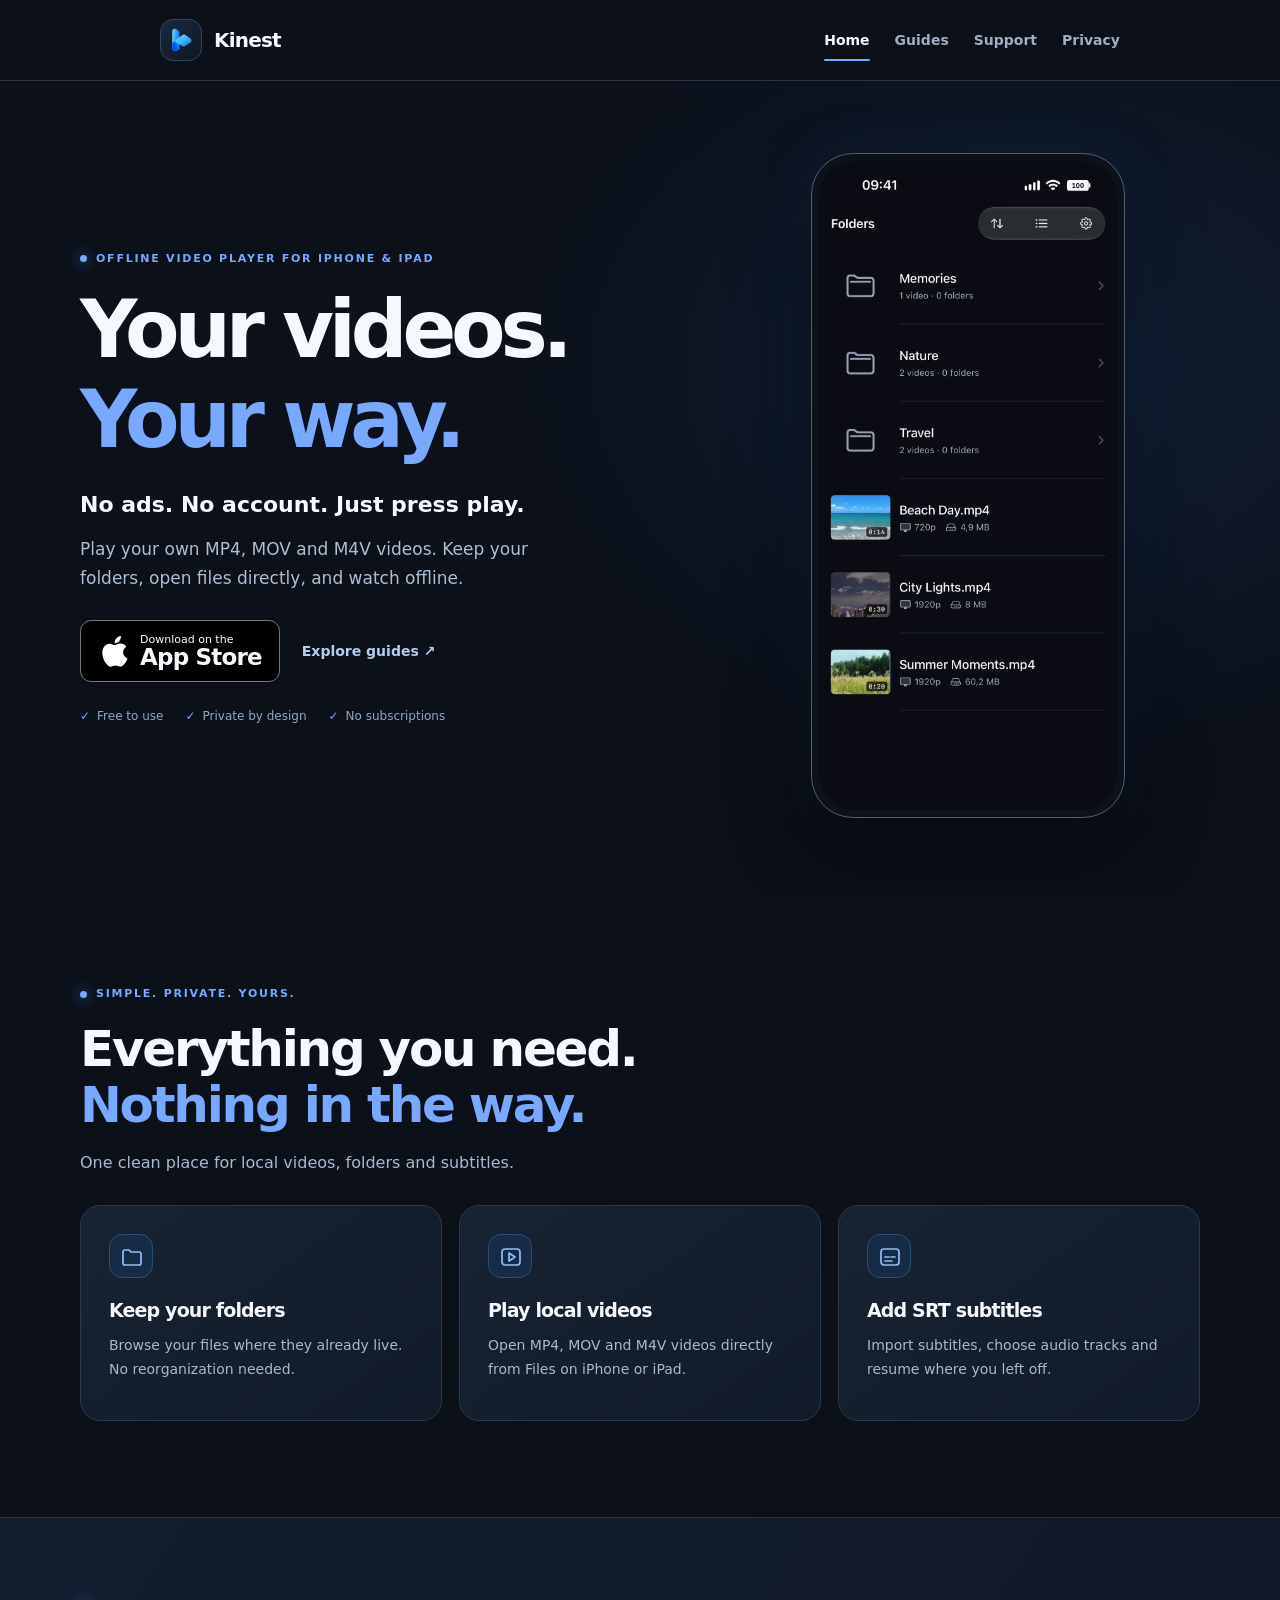
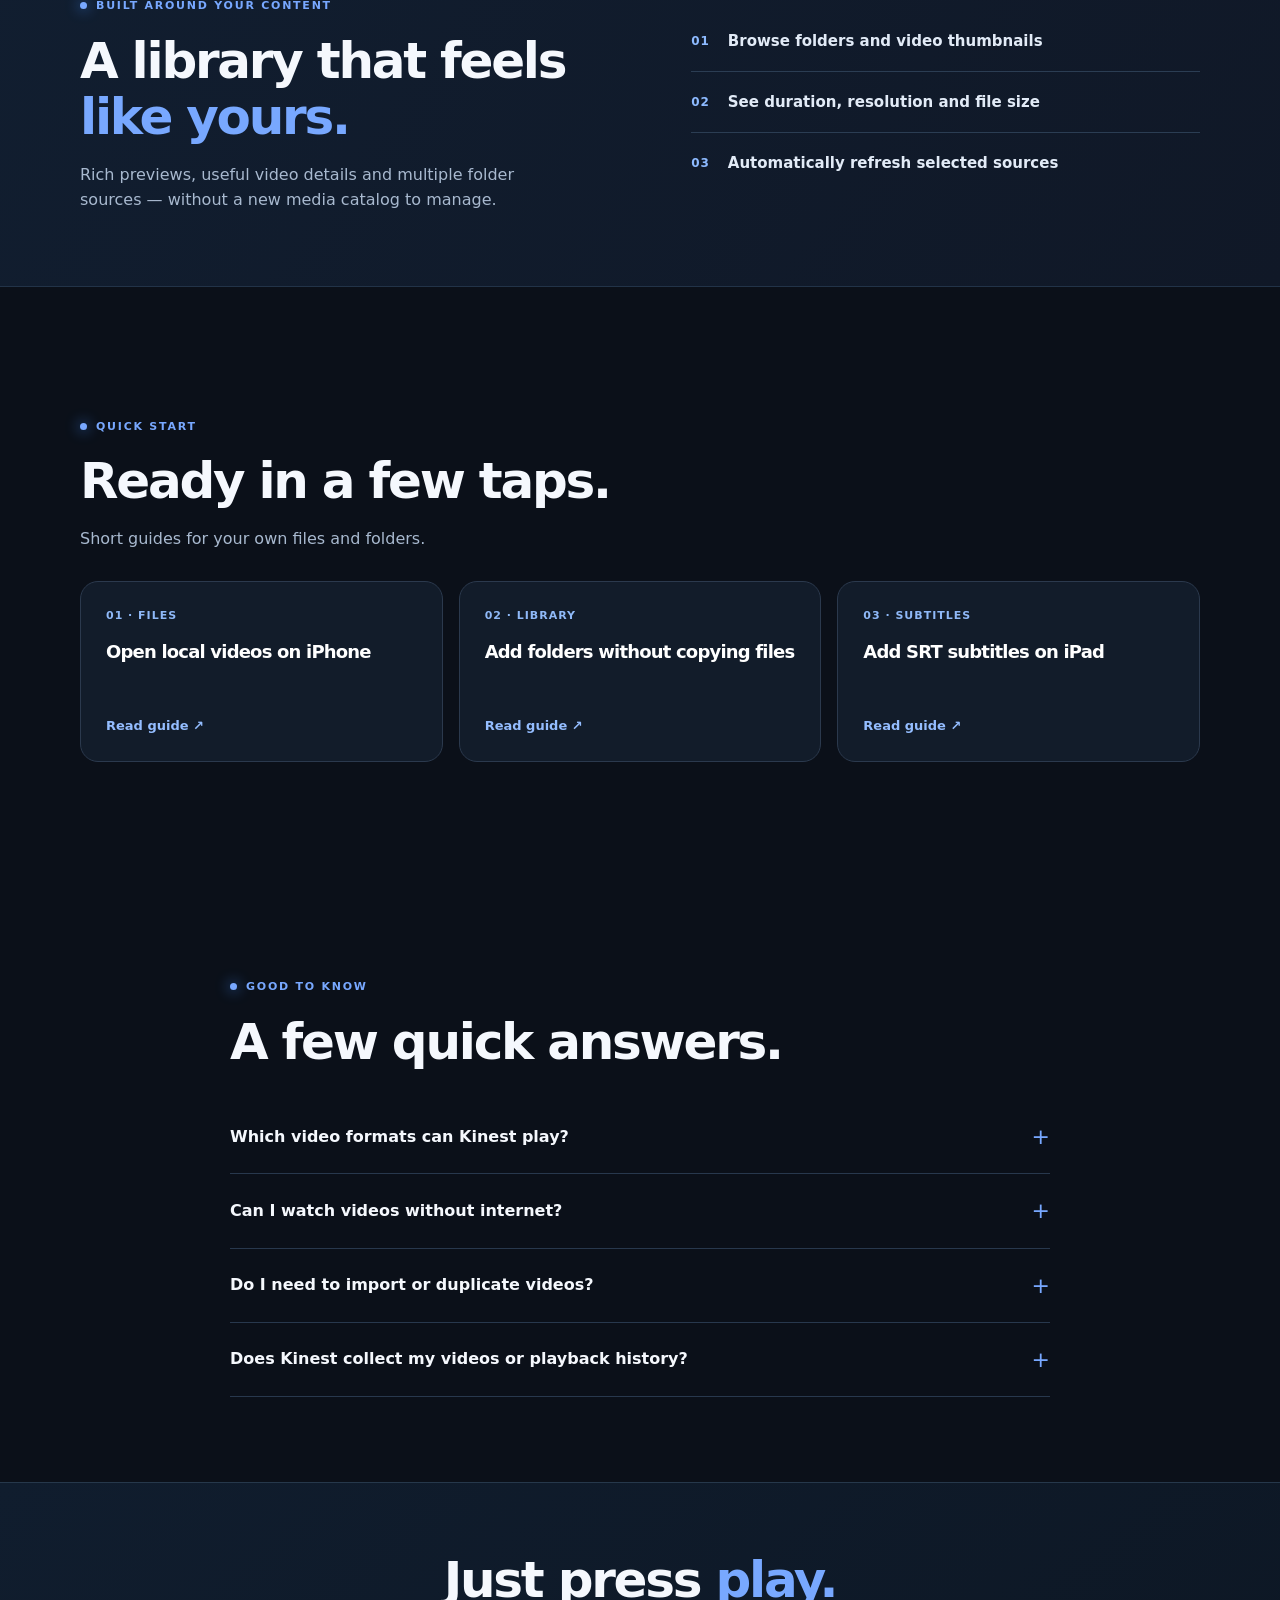
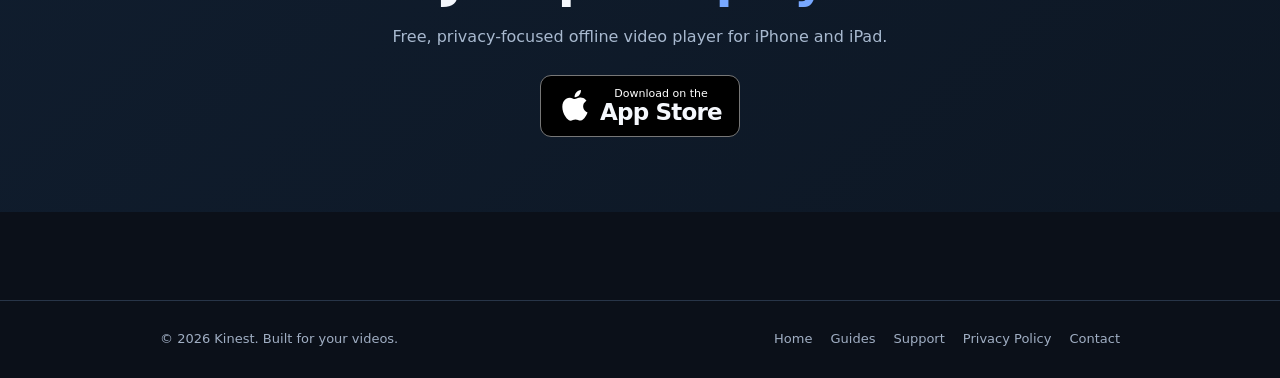
<file: index.html>
<!doctype html>
<html lang="en"><head><meta charset="utf-8"/><meta content="width=device-width,initial-scale=1" name="viewport"/><meta content="#0b1019" name="theme-color"/><meta content="Kinest is a free, privacy-focused offline video player for iPhone and iPad. Play local MP4, MOV and M4V files, keep your folders and add SRT subtitles. No ads. No account." name="description"/><meta content="Kinest — Your videos. Your way." property="og:title"/><meta content="Your local videos. Your folders. A beautiful, distraction-free iPhone and iPad player." property="og:description"/><meta content="website" property="og:type"/><link href="https://emmre.github.io/kinest-support/" rel="canonical"/><title>Kinest — Free Offline Video Player for iPhone &amp; iPad</title><link rel="stylesheet" href="style.css"><meta property="og:url" content="https://emmre.github.io/kinest-support/"><meta property="og:image" content="https://emmre.github.io/kinest-support/assets/kinest-library.webp"><meta property="og:image:alt" content="Kinest iOS library with folders and video previews"><meta name="twitter:card" content="summary_large_image"><meta name="twitter:title" content="Kinest — Free Offline Video Player"><meta name="twitter:description" content="No ads. No account. Just your videos."><meta name="twitter:image" content="https://emmre.github.io/kinest-support/assets/kinest-library.webp"><script type="application/ld+json">{"@context":"https://schema.org","@type":"SoftwareApplication","name":"Kinest - Video Player","url":"https://emmre.github.io/kinest-support/","applicationCategory":"MultimediaApplication","operatingSystem":"iOS, iPadOS","description":"Free, privacy-focused video player for iPhone and iPad. Play local MP4, MOV and M4V files, browse folders and import external SRT subtitles.","image":"https://emmre.github.io/kinest-support/assets/kinest-library.webp","downloadUrl":"https://apps.apple.com/app/id6828201465","offers":{"@type":"Offer","price":"0","priceCurrency":"USD"}}</script><script type="application/ld+json">{"@context":"https://schema.org","@type":"FAQPage","mainEntity":[{"@type":"Question","name":"Which video formats can Kinest play?","acceptedAnswer":{"@type":"Answer","text":"Kinest plays compatible MP4, MOV and M4V videos, subject to codecs supported by iOS."}},{"@type":"Question","name":"Can I watch videos without internet?","acceptedAnswer":{"@type":"Answer","text":"Locally available videos can be played offline. Cloud-based files may need an internet connection for access or download."}},{"@type":"Question","name":"Do I need to import or duplicate videos?","acceptedAnswer":{"@type":"Answer","text":"No. Kinest can open individual videos directly and browse user-selected files and folders as library sources."}}]}</script></head><body class="landing">
<header class="site-header">
    <div class="container header-inner">
      <a class="brand" href="./" aria-label="Kinest home">
        <span class="brand-icon">
          <img src="kinest-logo.svg" alt="" width="34" height="34">
        </span>
        <span>Kinest</span>
      </a>

      <nav class="site-nav" aria-label="Main navigation">
        <a href="./" aria-current="page">Home</a>
        <a href="guides.html">Guides</a>
        <a href="support.html">Support</a>
        <a href="privacy.html">Privacy</a>
      </nav>
    </div>
  </header>
<main id="top">
  <div class="hero-wrap">
    <section class="container hero" aria-labelledby="hero-title">
      <div class="hero-copy">
        <p class="eyebrow">OFFLINE VIDEO PLAYER FOR IPHONE &amp; IPAD</p>
        <h1 id="hero-title">Your videos.<br><span class="accent">Your way.</span></h1>
        <p class="hero-promise">No ads. No account. Just press play.</p>
        <p class="description">Play your own MP4, MOV and M4V videos. Keep your folders, open files directly, and watch offline.</p>
        <div class="cta-row"><a aria-label="Download Kinest on the App Store" class="appstore-badge" href="https://apps.apple.com/app/id6828201465" rel="noopener noreferrer" target="_blank"><svg aria-hidden="true" viewbox="0 0 32 39"><path d="M26.2 20.6c-.1-4.3 3.5-6.4 3.7-6.5-2-2.9-5.2-3.3-6.3-3.4-2.7-.3-5.2 1.6-6.6 1.6s-3.4-1.5-5.6-1.5c-2.9.1-5.5 1.7-7 4.2-3 5.2-.8 12.9 2.2 17.1 1.5 2.1 3.2 4.4 5.5 4.3 2.2-.1 3-1.4 5.6-1.4s3.3 1.4 5.6 1.3c2.3 0 3.8-2.1 5.3-4.2 1.7-2.4 2.4-4.8 2.4-4.9-.1-.1-4.7-1.8-4.8-6.6ZM21.9 7.9c1.2-1.5 2-3.6 1.8-5.7-1.8.1-4 1.2-5.2 2.7-1.1 1.3-2.1 3.4-1.8 5.5 2 .2 4-1 5.2-2.5Z"></path></svg><span class="appstore-label"><small>Download on the</small><strong>App Store</strong></span></a><a class="guide-cta" href="guides.html">Explore guides <span aria-hidden="true">↗</span></a></div>
        <div class="hero-trust" aria-label="Kinest benefits">
          <span>Free to use</span><span>Private by design</span><span>No subscriptions</span>
        </div>
      </div>
      <div class="hero-art">
        <div class="screenshot-shell">
          <img src="assets/kinest-library-clean.svg" alt="Real Kinest iPhone video library showing folders, video thumbnails, resolution and file sizes" width="941" height="2048" fetchpriority="high" decoding="async">
        </div>
      </div>
    </section>
  </div>

  <section class="container essentials" id="features" aria-labelledby="features-title">
    <div class="section-head">
      <p class="eyebrow">SIMPLE. PRIVATE. YOURS.</p>
      <h2 id="features-title">Everything you need.<br><span class="accent">Nothing in the way.</span></h2>
      <p>One clean place for local videos, folders and subtitles.</p>
    </div>
    <div class="essentials-grid">
      <article class="essential">
        <span class="essential-icon" aria-hidden="true"><svg viewBox="0 0 24 24" fill="none" stroke="currentColor" stroke-width="1.7" stroke-linecap="round" stroke-linejoin="round"><path d="M3 7a2 2 0 0 1 2-2h4l2 2h8a2 2 0 0 1 2 2v9a2 2 0 0 1-2 2H5a2 2 0 0 1-2-2z"/></svg></span>
        <h3>Keep your folders</h3>
        <p>Browse your files where they already live. No reorganization needed.</p>
      </article>
      <article class="essential">
        <span class="essential-icon" aria-hidden="true"><svg viewBox="0 0 24 24" fill="none" stroke="currentColor" stroke-width="1.7" stroke-linecap="round" stroke-linejoin="round"><rect x="3" y="4" width="18" height="16" rx="3"/><path d="m10 8 6 4-6 4z"/></svg></span>
        <h3>Play local videos</h3>
        <p>Open MP4, MOV and M4V videos directly from Files on iPhone or iPad.</p>
      </article>
      <article class="essential">
        <span class="essential-icon" aria-hidden="true"><svg viewBox="0 0 24 24" fill="none" stroke="currentColor" stroke-width="1.7" stroke-linecap="round" stroke-linejoin="round"><rect x="3" y="4" width="18" height="16" rx="3"/><path d="M7 12h4m2 0h4M7 16h7"/></svg></span>
        <h3>Add SRT subtitles</h3>
        <p>Import subtitles, choose audio tracks and resume where you left off.</p>
      </article>
    </div>
  </section>

  <section class="story-band" aria-labelledby="story-title">
    <div class="container story">
      <div>
        <p class="eyebrow">BUILT AROUND YOUR CONTENT</p>
        <h2 id="story-title">A library that feels<br><span class="accent">like yours.</span></h2>
        <p>Rich previews, useful video details and multiple folder sources — without a new media catalog to manage.</p>
      </div>
      <div class="story-benefits" aria-label="Library features">
        <div><span class="story-mark" aria-hidden="true">01</span><span>Browse folders and video thumbnails</span></div>
        <div><span class="story-mark" aria-hidden="true">02</span><span>See duration, resolution and file size</span></div>
        <div><span class="story-mark" aria-hidden="true">03</span><span>Automatically refresh selected sources</span></div>
      </div>
    </div>
  </section>

  <section class="container section guides-section" id="guides" aria-labelledby="guides-heading">
    <div class="section-head">
      <p class="eyebrow">QUICK START</p>
      <h2 id="guides-heading">Ready in a few taps.</h2>
      <p>Short guides for your own files and folders.</p>
    </div>
    <div class="guides-grid">
      <a class="guide" href="guides.html#open-video"><span class="number">01 · FILES</span><h3>Open local videos on iPhone</h3><span class="read">Read guide <span aria-hidden="true">↗</span></span></a>
      <a class="guide" href="guides.html#add-folders"><span class="number">02 · LIBRARY</span><h3>Add folders without copying files</h3><span class="read">Read guide <span aria-hidden="true">↗</span></span></a>
      <a class="guide" href="guides.html#srt-subtitles"><span class="number">03 · SUBTITLES</span><h3>Add SRT subtitles on iPad</h3><span class="read">Read guide <span aria-hidden="true">↗</span></span></a>
    </div>
  </section>

  <section class="container faq section" id="faq" aria-labelledby="faq-title">
    <div class="section-head">
      <p class="eyebrow">GOOD TO KNOW</p><h2 id="faq-title">A few quick answers.</h2>
    </div>
    <details><summary>Which video formats can Kinest play?</summary><p>Kinest supports compatible MP4, MOV and M4V video files. Playback depends on codecs supported by your iPhone or iPad.</p></details>
    <details><summary>Can I watch videos without internet?</summary><p>Yes. Locally available videos can be played offline. Files from iCloud Drive or other cloud providers may require a connection to download or access.</p></details>
    <details><summary>Do I need to import or duplicate videos?</summary><p>No. You can open individual files directly, or add files and folders as Library sources using the native Files picker.</p></details>
    <details><summary>Does Kinest collect my videos or playback history?</summary><p>Kinest requires no account, and does not upload your videos or playback history to a Kinest server. See the Privacy Policy for details.</p></details>
  </section>
  <div class="closing-band">
    <section class="container closing">
      <h2>Just press <span class="accent">play.</span></h2>
      <p>Free, privacy-focused offline video player for iPhone and iPad.</p>
      <a aria-label="Download Kinest on the App Store" class="appstore-badge" href="https://apps.apple.com/app/id6828201465" rel="noopener noreferrer" target="_blank"><svg aria-hidden="true" viewbox="0 0 32 39"><path d="M26.2 20.6c-.1-4.3 3.5-6.4 3.7-6.5-2-2.9-5.2-3.3-6.3-3.4-2.7-.3-5.2 1.6-6.6 1.6s-3.4-1.5-5.6-1.5c-2.9.1-5.5 1.7-7 4.2-3 5.2-.8 12.9 2.2 17.1 1.5 2.1 3.2 4.4 5.5 4.3 2.2-.1 3-1.4 5.6-1.4s3.3 1.4 5.6 1.3c2.3 0 3.8-2.1 5.3-4.2 1.7-2.4 2.4-4.8 2.4-4.9-.1-.1-4.7-1.8-4.8-6.6ZM21.9 7.9c1.2-1.5 2-3.6 1.8-5.7-1.8.1-4 1.2-5.2 2.7-1.1 1.3-2.1 3.4-1.8 5.5 2 .2 4-1 5.2-2.5Z"></path></svg><span class="appstore-label"><small>Download on the</small><strong>App Store</strong></span></a>
    </section>
  </div>
</main>
<footer class="site-footer"><div class="container footer-inner"><span>© 2026 Kinest. Built for your videos.</span><nav class="footer-links" aria-label="Footer navigation"><a href="./">Home</a><a href="guides.html">Guides</a><a href="support.html">Support</a><a href="privacy.html">Privacy Policy</a><a href="mailto:emreesrc@gmail.com">Contact</a></nav></div></footer></body></html>
</file>
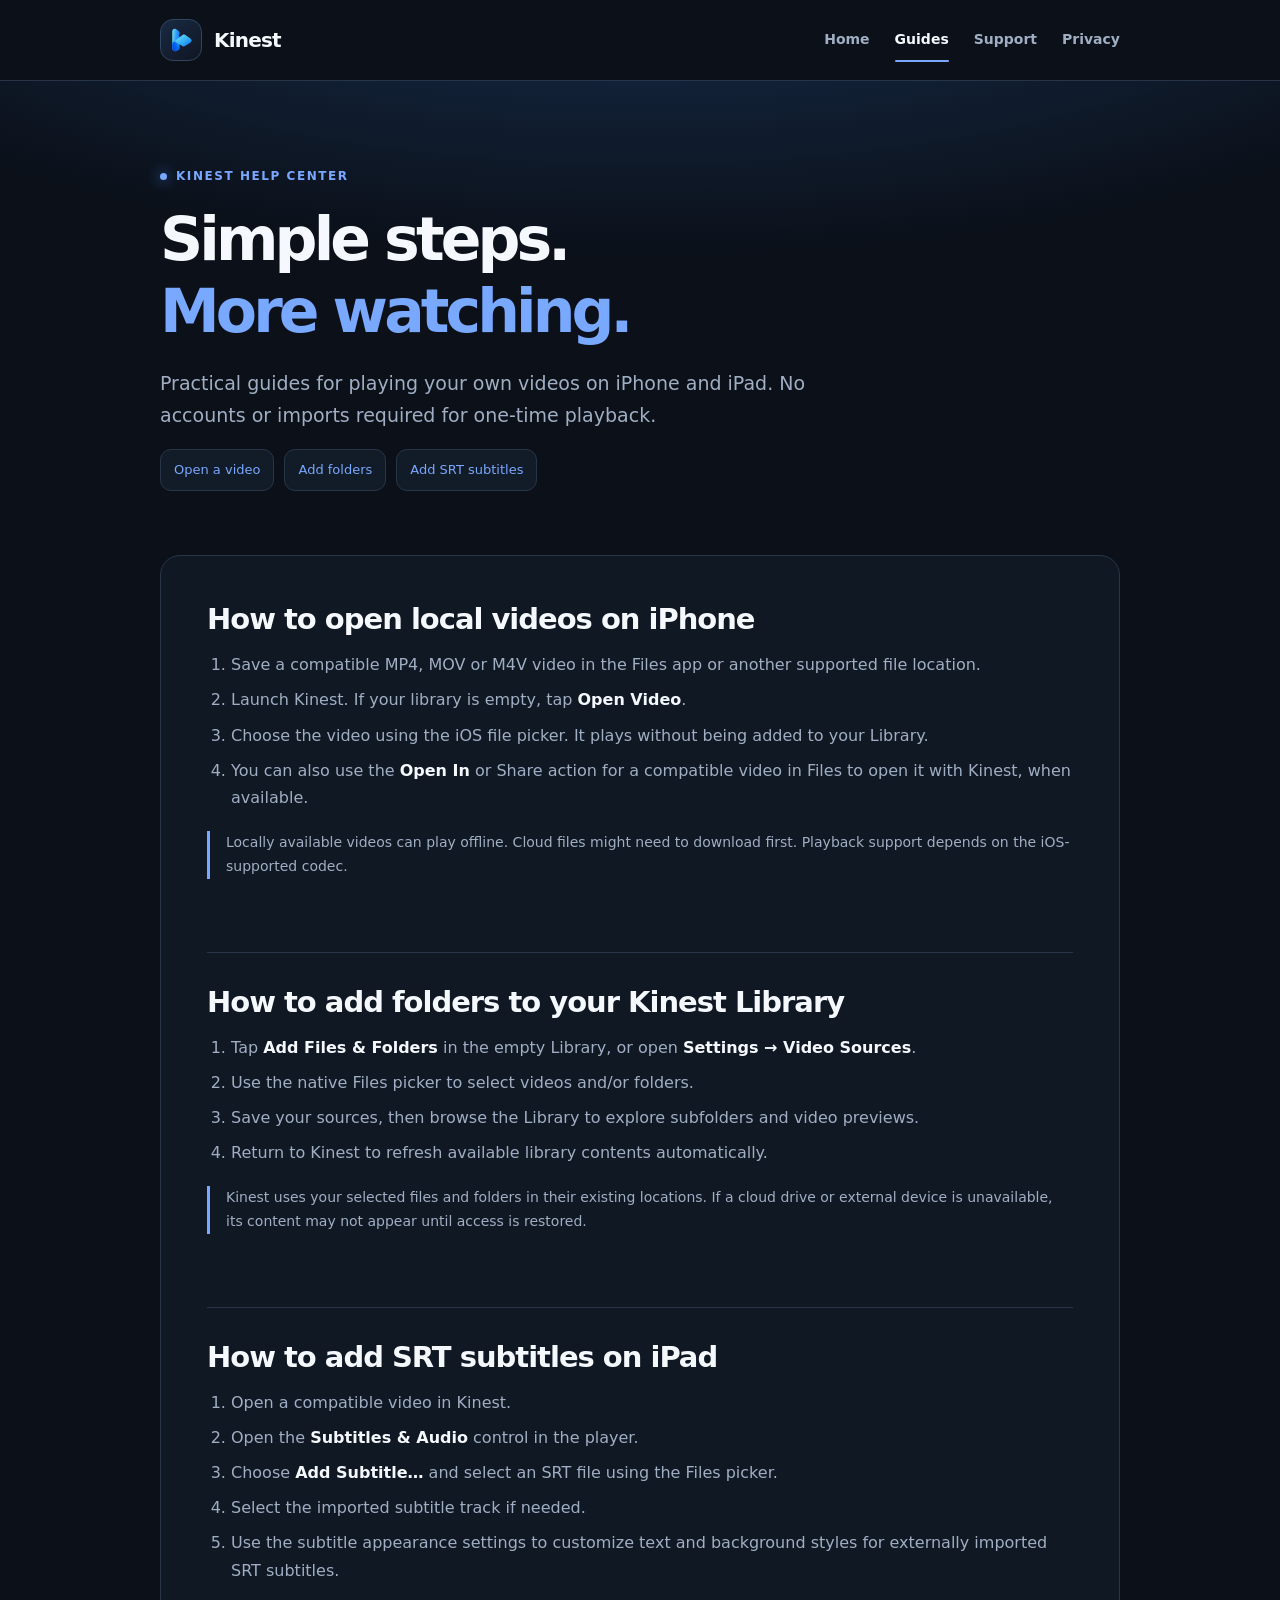
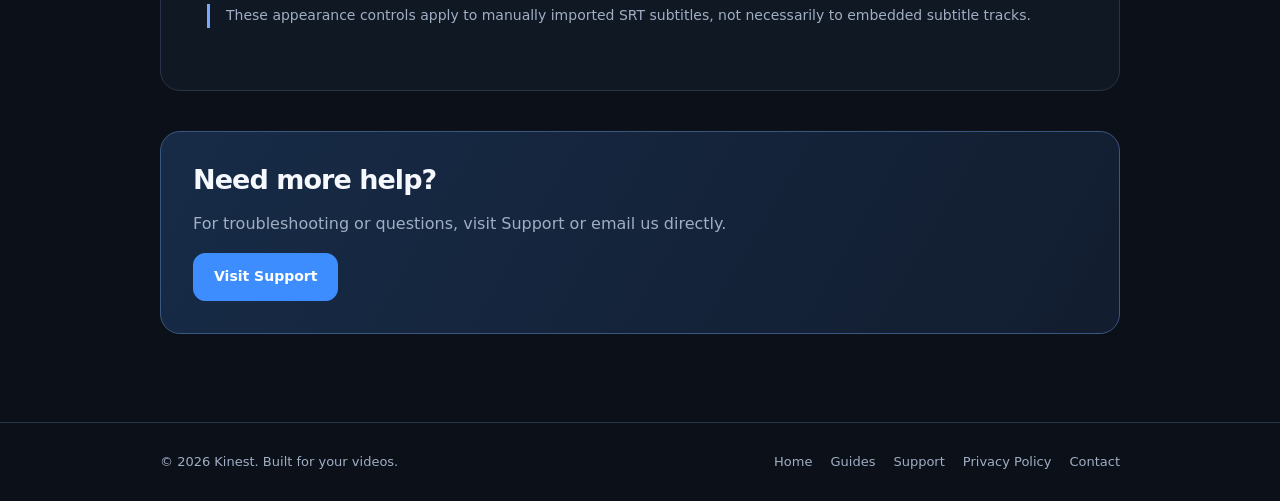
<file: guides.html>
<!doctype html>
<html lang="en">
<head>
  <meta charset="utf-8">
  <meta name="viewport" content="width=device-width, initial-scale=1">
  <meta name="theme-color" content="#0b1019">
  <meta name="description" content="Kinest video player guides: open local iPhone videos, add folders to your library, and import SRT subtitles on iPad.">
  <link rel="canonical" href="https://emmre.github.io/kinest-support/guides.html">
  <meta property="og:title" content="Kinest Guides — Videos, Folders & Subtitles">
  <meta property="og:description" content="Simple instructions to get started with Kinest on iPhone and iPad.">
  <meta property="og:type" content="website">
  <meta property="og:image" content="https://emmre.github.io/kinest-support/assets/kinest-library.webp">
  <meta name="twitter:card" content="summary_large_image">
  <meta name="twitter:title" content="Kinest Guides — Open Videos & Add SRT Subtitles">
  <meta name="twitter:description" content="Learn to open local videos, add folders, and use external SRT subtitles in Kinest on iPhone and iPad.">
  <meta property="og:url" content="https://emmre.github.io/kinest-support/guides.html">
  <title>Kinest Guides — Open Videos, Add Folders & SRT Subtitles</title>
  <link rel="stylesheet" href="style.css">
</head>
<body>
  <header class="site-header">
    <div class="container header-inner">
      <a class="brand" href="./" aria-label="Kinest home">
        <span class="brand-icon">
          <img src="kinest-logo.svg" alt="" width="34" height="34">
        </span>
        <span>Kinest</span>
      </a>

      <nav class="site-nav" aria-label="Main navigation">
        <a href="./">Home</a>
        <a href="guides.html" aria-current="page">Guides</a>
        <a href="support.html">Support</a>
        <a href="privacy.html">Privacy</a>
      </nav>
    </div>
  </header>
  <main class="container">
    <section class="hero document-hero guide-intro">
      <p class="eyebrow">Kinest Help Center</p>
      <h1>Simple steps.<br><span class="accent">More watching.</span></h1>
      <p class="lead">Practical guides for playing your own videos on iPhone and iPad. No accounts or imports required for one-time playback.</p>
      <div class="guide-links">
        <a href="#open-video">Open a video</a>
        <a href="#add-folders">Add folders</a>
        <a href="#srt-subtitles">Add SRT subtitles</a>
      </div>
    </section>
    <div class="document guide-grid">
      <section class="guide-item" id="open-video">
        <h2>How to open local videos on iPhone</h2>
        <ol>
          <li>Save a compatible MP4, MOV or M4V video in the Files app or another supported file location.</li>
          <li>Launch Kinest. If your library is empty, tap <strong>Open Video</strong>.</li>
          <li>Choose the video using the iOS file picker. It plays without being added to your Library.</li>
          <li>You can also use the <strong>Open In</strong> or Share action for a compatible video in Files to open it with Kinest, when available.</li>
        </ol>
        <p class="guide-note">Locally available videos can play offline. Cloud files might need to download first. Playback support depends on the iOS-supported codec.</p>
      </section>
      <section class="guide-item" id="add-folders">
        <h2>How to add folders to your Kinest Library</h2>
        <ol>
          <li>Tap <strong>Add Files &amp; Folders</strong> in the empty Library, or open <strong>Settings → Video Sources</strong>.</li>
          <li>Use the native Files picker to select videos and/or folders.</li>
          <li>Save your sources, then browse the Library to explore subfolders and video previews.</li>
          <li>Return to Kinest to refresh available library contents automatically.</li>
        </ol>
        <p class="guide-note">Kinest uses your selected files and folders in their existing locations. If a cloud drive or external device is unavailable, its content may not appear until access is restored.</p>
      </section>
      <section class="guide-item" id="srt-subtitles">
        <h2>How to add SRT subtitles on iPad</h2>
        <ol>
          <li>Open a compatible video in Kinest.</li>
          <li>Open the <strong>Subtitles &amp; Audio</strong> control in the player.</li>
          <li>Choose <strong>Add Subtitle…</strong> and select an SRT file using the Files picker.</li>
          <li>Select the imported subtitle track if needed.</li>
          <li>Use the subtitle appearance settings to customize text and background styles for externally imported SRT subtitles.</li>
        </ol>
        <p class="guide-note">These appearance controls apply to manually imported SRT subtitles, not necessarily to embedded subtitle tracks.</p>
      </section>
    </div>
    <section class="section contact-card">
      <h2>Need more help?</h2>
      <p>For troubleshooting or questions, visit Support or email us directly.</p>
      <a href="support.html" class="btn btn-primary">Visit Support</a>
    </section>
  </main>
  <footer class="site-footer"><div class="container footer-inner"><span>© 2026 Kinest. Built for your videos.</span><nav class="footer-links" aria-label="Footer navigation"><a href="./">Home</a><a href="guides.html">Guides</a><a href="support.html">Support</a><a href="privacy.html">Privacy Policy</a><a href="mailto:emreesrc@gmail.com">Contact</a></nav></div></footer>
</body>
</html>
</file>
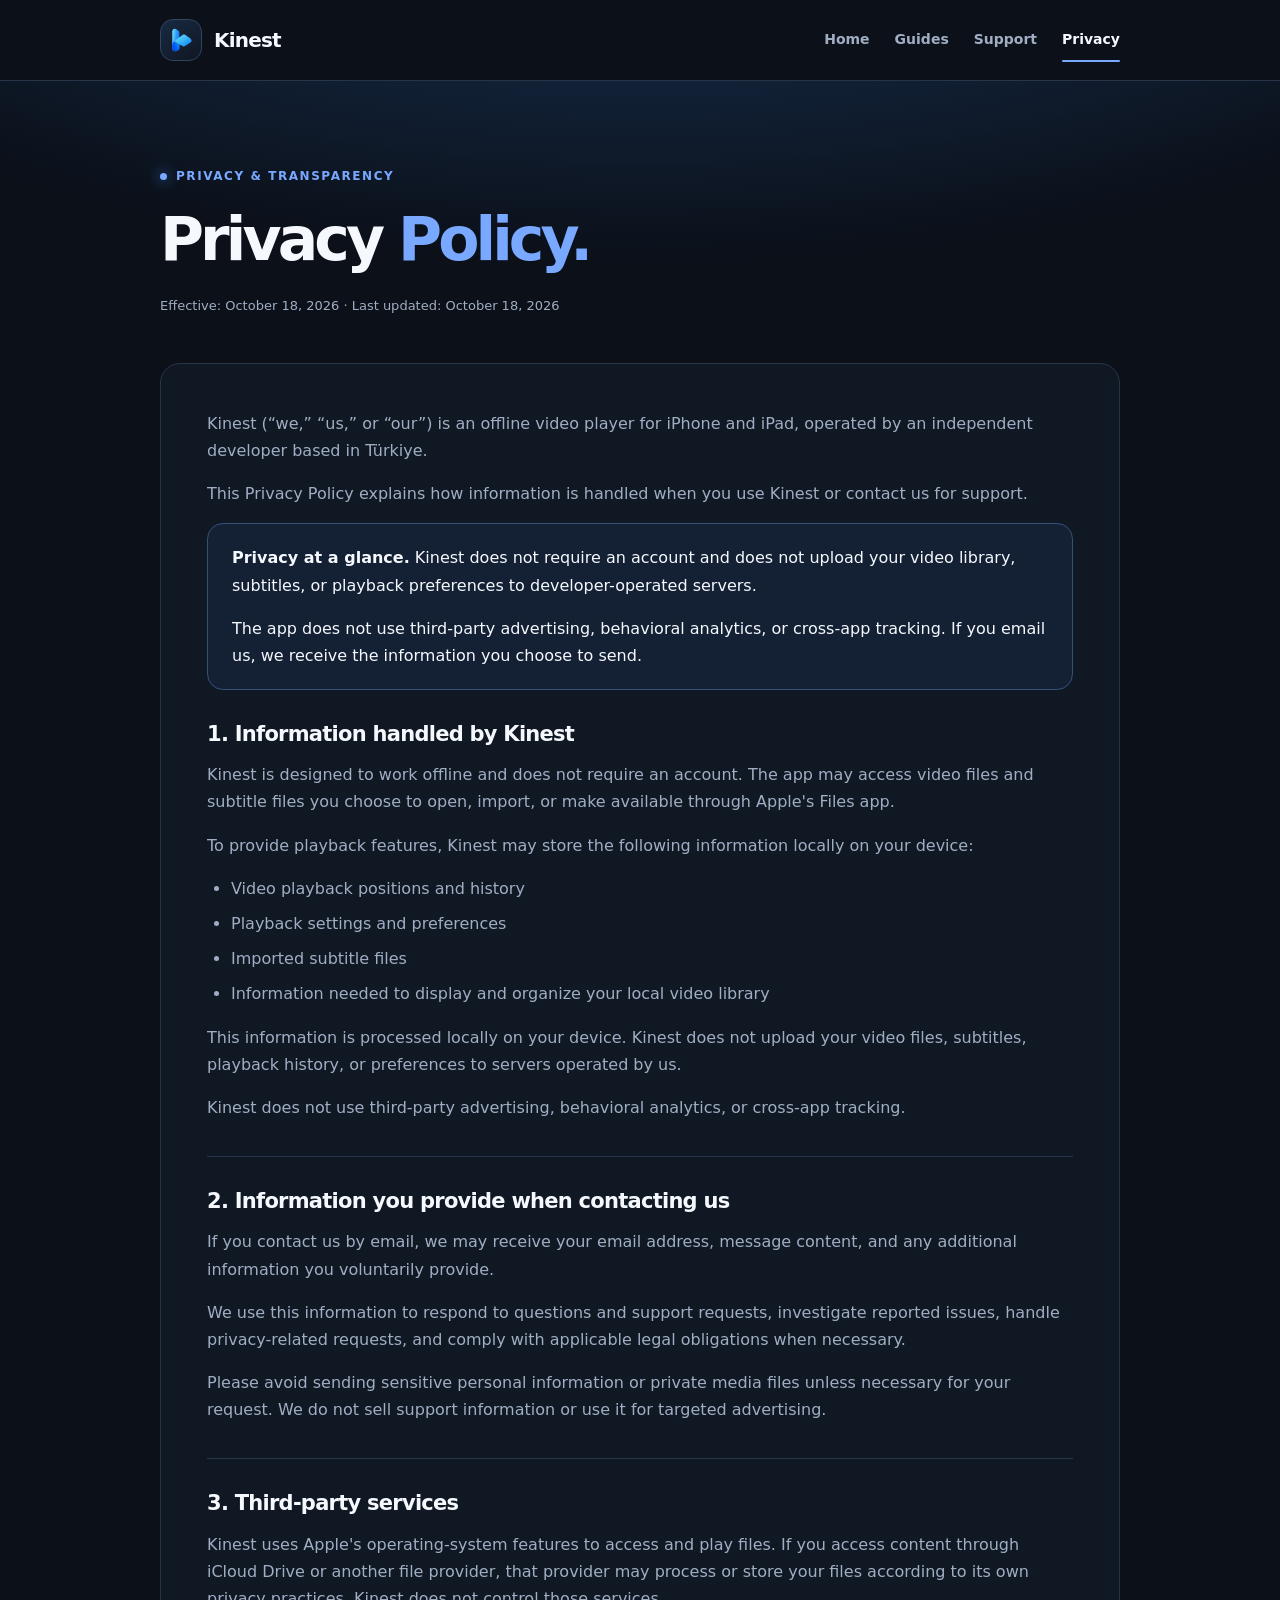
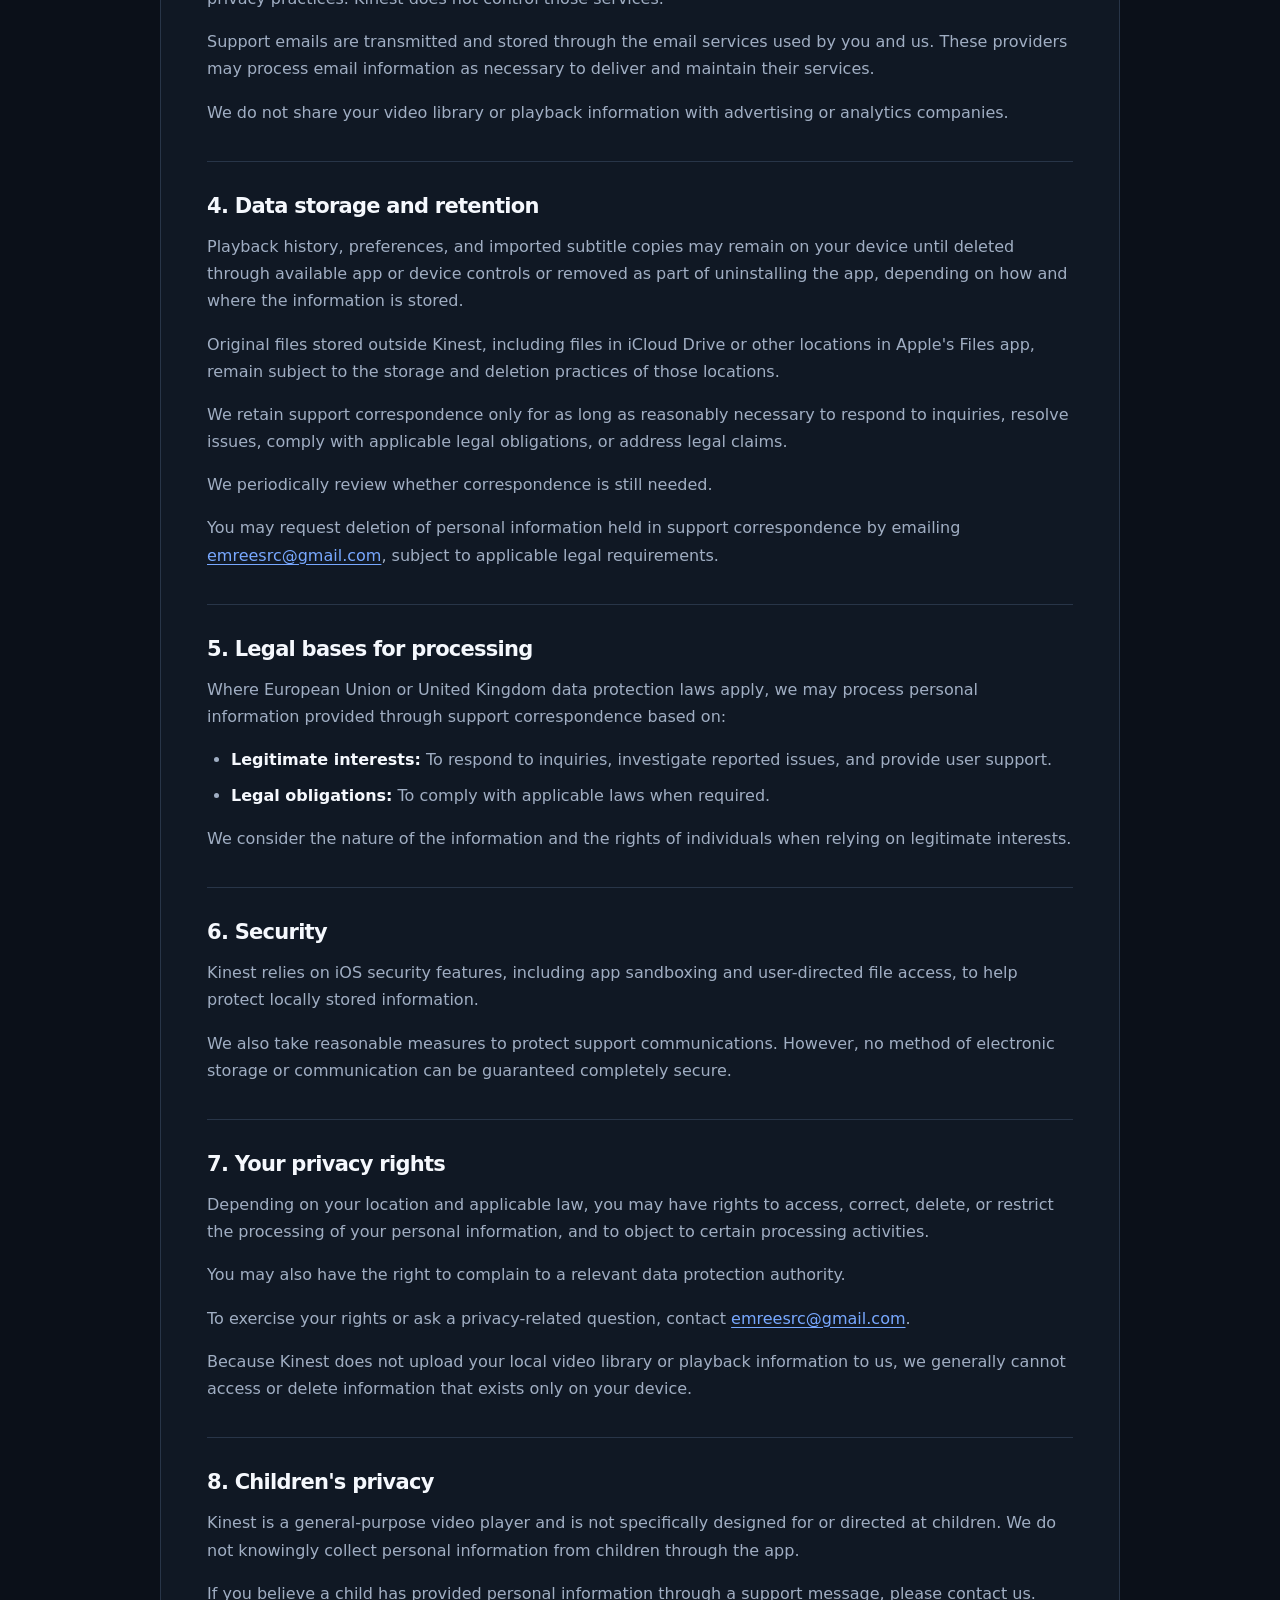
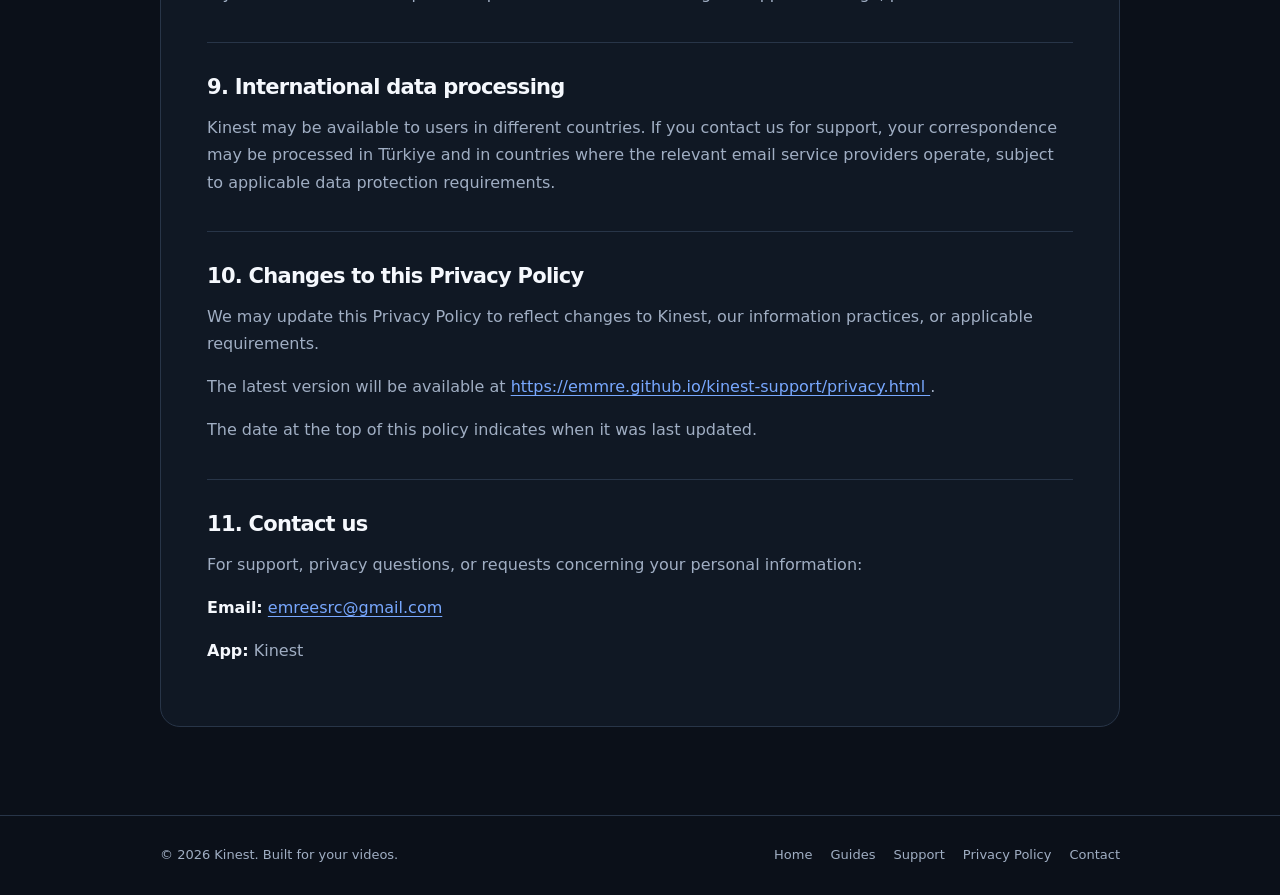
<file: privacy.html>
<!doctype html>
<html lang="en">
<head>
  <meta charset="utf-8">
  <meta name="viewport" content="width=device-width, initial-scale=1">
  <meta name="theme-color" content="#0b1019">
  <meta name="description" content="Privacy Policy for Kinest, the offline video player for iPhone and iPad.">
  <title>Privacy Policy — Kinest</title>
  <link rel="canonical" href="https://emmre.github.io/kinest-support/privacy.html">
  <meta property="og:title" content="Kinest Privacy Policy">
  <meta property="og:description" content="Read how Kinest protects your privacy while playing local videos on iPhone and iPad.">
  <meta property="og:type" content="website">
  <meta property="og:image" content="https://emmre.github.io/kinest-support/assets/kinest-library.webp">
  <meta property="og:image:alt" content="Kinest iOS video player library">
  <meta property="og:url" content="https://emmre.github.io/kinest-support/privacy.html">
  <meta name="twitter:card" content="summary">
  <meta name="twitter:title" content="Kinest Privacy Policy">
  <meta name="twitter:description" content="Read how Kinest handles local files, playback history and other information on iPhone and iPad.">
  <link rel="stylesheet" href="style.css">
</head>

<body>
  <header class="site-header">
    <div class="container header-inner">
      <a class="brand" href="./" aria-label="Kinest home">
        <span class="brand-icon">
          <img src="kinest-logo.svg" alt="" width="34" height="34">
        </span>
        <span>Kinest</span>
      </a>

      <nav class="site-nav" aria-label="Main navigation">
        <a href="./">Home</a>
        <a href="guides.html">Guides</a>
        <a href="support.html">Support</a>
        <a href="privacy.html" aria-current="page">Privacy</a>
      </nav>
    </div>
  </header>

  <main class="container">
    <section class="hero document-hero">
      <p class="eyebrow">Privacy &amp; transparency</p>
      <h1>Privacy <span class="accent">Policy.</span></h1>
      <p class="document-meta">
        Effective: October 18, 2026 · Last updated: October 18, 2026
      </p>
    </section>

    <article class="document privacy-document">
      <p>
        Kinest (“we,” “us,” or “our”) is an offline video player
        for iPhone and iPad, operated by an independent developer
        based in Türkiye.
      </p>

      <p>
        This Privacy Policy explains how information is handled
        when you use Kinest or contact us for support.
      </p>

      <div class="notice">
        <p>
          <strong>Privacy at a glance.</strong>
          Kinest does not require an account and does not upload
          your video library, subtitles, or playback preferences
          to developer-operated servers.
        </p>
        <p>
          The app does not use third-party advertising,
          behavioral analytics, or cross-app tracking.
          If you email us, we receive the information
          you choose to send.
        </p>
      </div>

      <section class="privacy-information">
        <h2>1. Information handled by Kinest</h2>
        <p>
          Kinest is designed to work offline and does not require
          an account. The app may access video files and subtitle
          files you choose to open, import, or make available
          through Apple's Files app.
        </p>
        <p>
          To provide playback features, Kinest may store
          the following information locally on your device:
        </p>
        <ul>
          <li>Video playback positions and history</li>
          <li>Playback settings and preferences</li>
          <li>Imported subtitle files</li>
          <li>Information needed to display and organize your local video library</li>
        </ul>
        <p>
          This information is processed locally on your device.
          Kinest does not upload your video files, subtitles,
          playback history, or preferences to servers operated by us.
        </p>
        <p>
          Kinest does not use third-party advertising,
          behavioral analytics, or cross-app tracking.
        </p>
      </section>

      <section>
        <h2>2. Information you provide when contacting us</h2>
        <p>
          If you contact us by email, we may receive your
          email address, message content, and any additional
          information you voluntarily provide.
        </p>
        <p>
          We use this information to respond to questions and
          support requests, investigate reported issues,
          handle privacy-related requests, and comply with
          applicable legal obligations when necessary.
        </p>
        <p>
          Please avoid sending sensitive personal information
          or private media files unless necessary for your request.
          We do not sell support information or use it for
          targeted advertising.
        </p>
      </section>

      <section>
        <h2>3. Third-party services</h2>
        <p>
          Kinest uses Apple's operating-system features to
          access and play files. If you access content through
          iCloud Drive or another file provider, that provider
          may process or store your files according to its own
          privacy practices. Kinest does not control those services.
        </p>
        <p>
          Support emails are transmitted and stored through
          the email services used by you and us. These providers
          may process email information as necessary to deliver
          and maintain their services.
        </p>
        <p>
          We do not share your video library or playback
          information with advertising or analytics companies.
        </p>
      </section>

      <section>
        <h2>4. Data storage and retention</h2>
        <p>
          Playback history, preferences, and imported subtitle
          copies may remain on your device until deleted through
          available app or device controls or removed as part of
          uninstalling the app, depending on how and where
          the information is stored.
        </p>
        <p>
          Original files stored outside Kinest, including files
          in iCloud Drive or other locations in Apple's Files app,
          remain subject to the storage and deletion practices
          of those locations.
        </p>
        <p>
          We retain support correspondence only for as long as
          reasonably necessary to respond to inquiries, resolve
          issues, comply with applicable legal obligations,
          or address legal claims.
        </p>
        <p>
          We periodically review whether correspondence
          is still needed.
        </p>
        <p>
          You may request deletion of personal information held
          in support correspondence by emailing
          <a href="mailto:emreesrc@gmail.com">emreesrc@gmail.com</a>,
          subject to applicable legal requirements.
        </p>
      </section>

      <section>
        <h2>5. Legal bases for processing</h2>
        <p>
          Where European Union or United Kingdom data protection
          laws apply, we may process personal information provided
          through support correspondence based on:
        </p>
        <ul>
          <li>
            <strong>Legitimate interests:</strong>
            To respond to inquiries, investigate reported issues,
            and provide user support.
          </li>
          <li>
            <strong>Legal obligations:</strong>
            To comply with applicable laws when required.
          </li>
        </ul>
        <p>
          We consider the nature of the information and the
          rights of individuals when relying on legitimate interests.
        </p>
      </section>

      <section>
        <h2>6. Security</h2>
        <p>
          Kinest relies on iOS security features, including
          app sandboxing and user-directed file access, to help
          protect locally stored information.
        </p>
        <p>
          We also take reasonable measures to protect support
          communications. However, no method of electronic
          storage or communication can be guaranteed
          completely secure.
        </p>
      </section>

      <section>
        <h2>7. Your privacy rights</h2>
        <p>
          Depending on your location and applicable law,
          you may have rights to access, correct, delete, or
          restrict the processing of your personal information,
          and to object to certain processing activities.
        </p>
        <p>
          You may also have the right to complain to a
          relevant data protection authority.
        </p>
        <p>
          To exercise your rights or ask a privacy-related question,
          contact
          <a href="mailto:emreesrc@gmail.com">emreesrc@gmail.com</a>.
        </p>
        <p>
          Because Kinest does not upload your local video
          library or playback information to us, we generally
          cannot access or delete information that exists
          only on your device.
        </p>
      </section>

      <section>
        <h2>8. Children's privacy</h2>
        <p>
          Kinest is a general-purpose video player and is not
          specifically designed for or directed at children.
          We do not knowingly collect personal information
          from children through the app.
        </p>
        <p>
          If you believe a child has provided personal information
          through a support message, please contact us.
        </p>
      </section>

      <section>
        <h2>9. International data processing</h2>
        <p>
          Kinest may be available to users in different countries.
          If you contact us for support, your correspondence
          may be processed in Türkiye and in countries where
          the relevant email service providers operate,
          subject to applicable data protection requirements.
        </p>
      </section>

      <section>
        <h2>10. Changes to this Privacy Policy</h2>
        <p>
          We may update this Privacy Policy to reflect changes
          to Kinest, our information practices, or applicable
          requirements.
        </p>
        <p>
          The latest version will be available at
          <a href="https://emmre.github.io/kinest-support/privacy.html">
            https://emmre.github.io/kinest-support/privacy.html
          </a>.
        </p>
        <p>
          The date at the top of this policy indicates when
          it was last updated.
        </p>
      </section>

      <section>
        <h2>11. Contact us</h2>
        <p>
          For support, privacy questions, or requests concerning
          your personal information:
        </p>
        <p>
          <strong>Email:</strong>
          <a href="mailto:emreesrc@gmail.com">emreesrc@gmail.com</a>
        </p>
        <p>
          <strong>App:</strong> Kinest
        </p>
      </section>
    </article>
  </main>

  <footer class="site-footer"><div class="container footer-inner"><span>© 2026 Kinest. Built for your videos.</span><nav class="footer-links" aria-label="Footer navigation"><a href="./">Home</a><a href="guides.html">Guides</a><a href="support.html">Support</a><a href="privacy.html">Privacy Policy</a><a href="mailto:emreesrc@gmail.com">Contact</a></nav></div></footer>
</body>
</html>
</file>
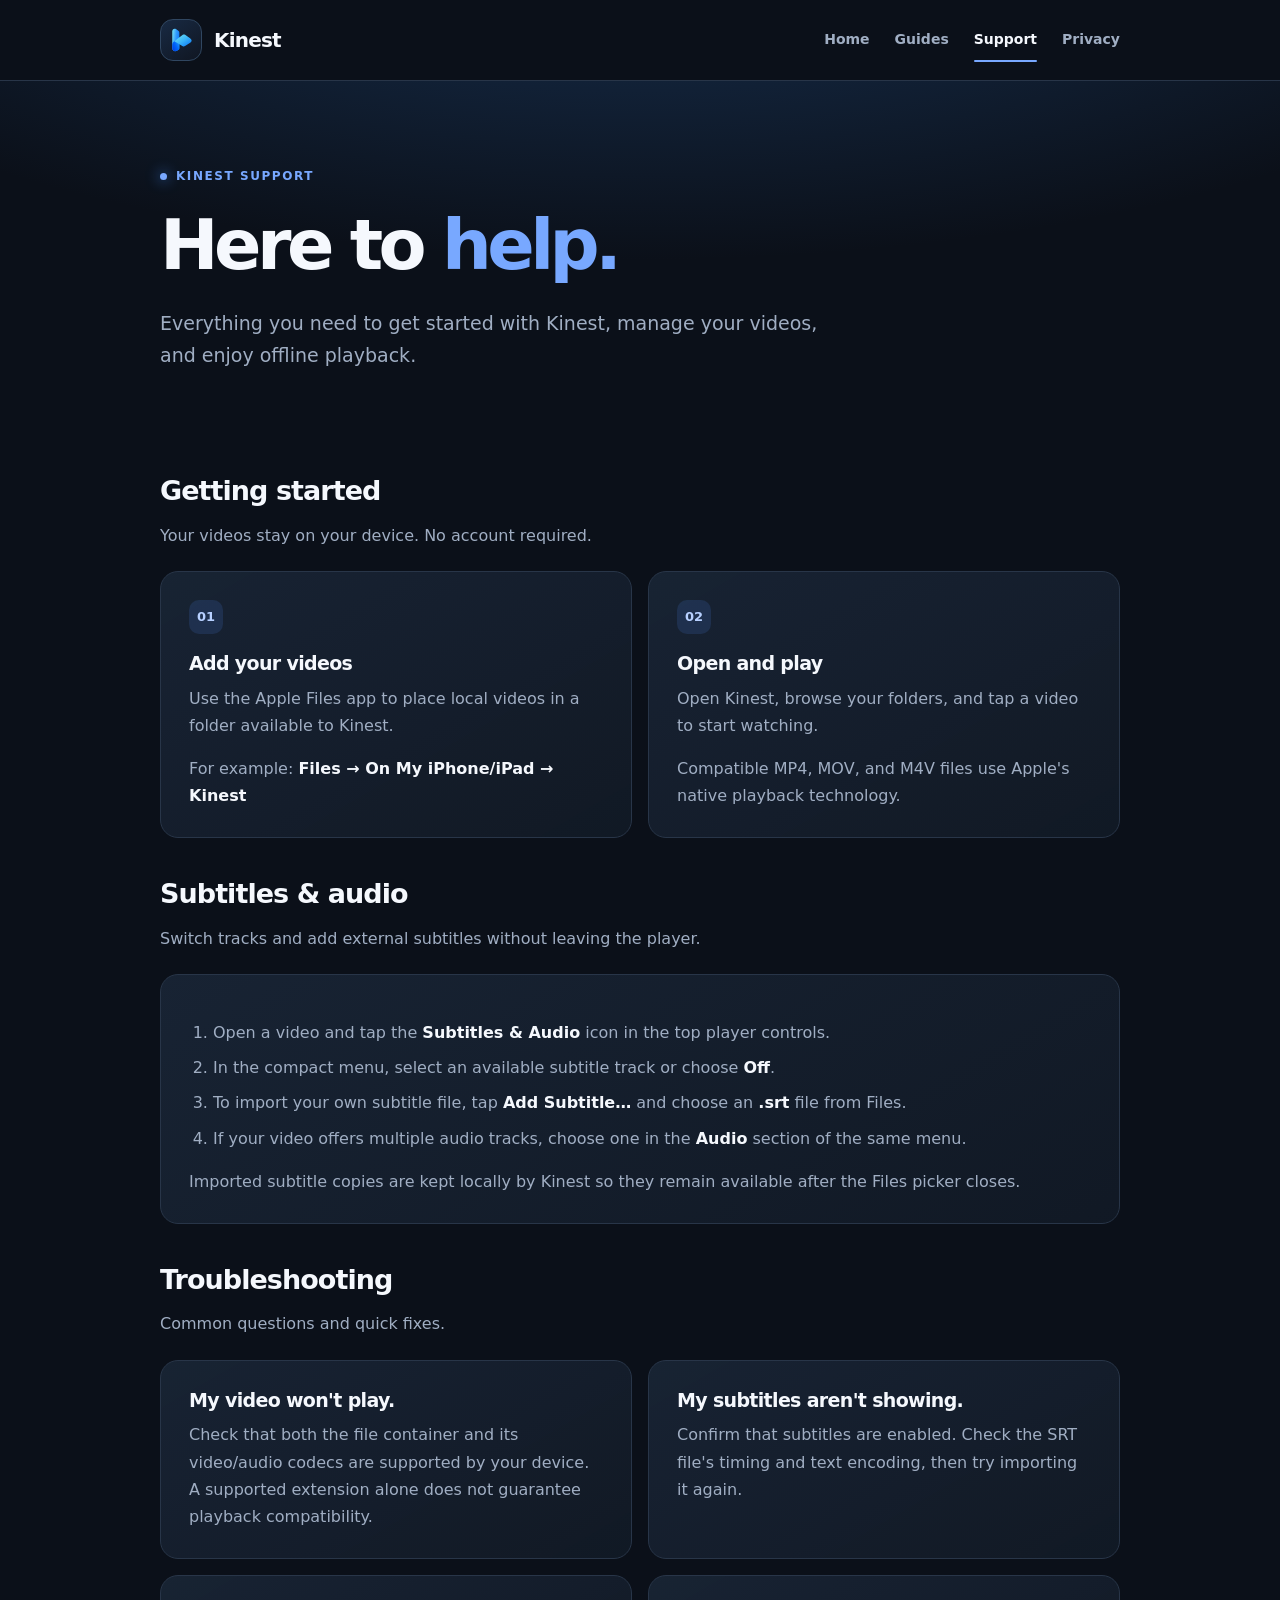
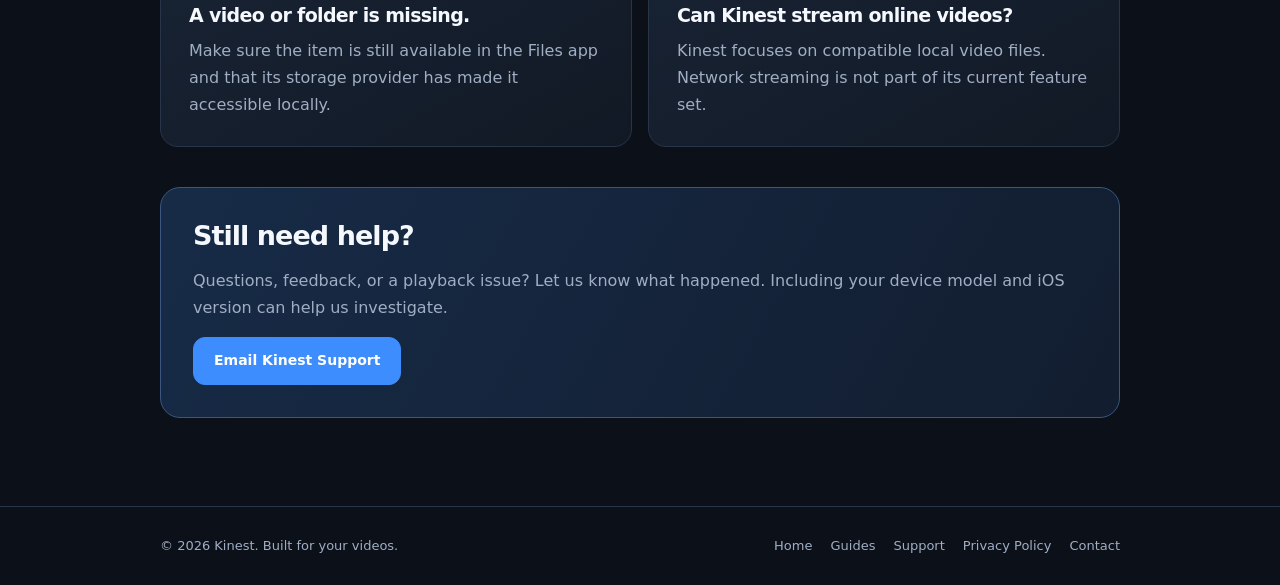
<file: support.html>
<!doctype html>
<html lang="en">
<head>
  <meta charset="utf-8">
  <meta name="viewport" content="width=device-width, initial-scale=1">
  <meta name="theme-color" content="#0b1019">
  <meta name="description" content="Kinest support: learn how to open videos, import subtitles, and troubleshoot local playback.">
  <title>Support — Kinest</title>
  <link rel="canonical" href="https://emmre.github.io/kinest-support/support.html">
  <meta property="og:title" content="Kinest Support — Help & Troubleshooting">
  <meta property="og:description" content="Get help with Kinest: open local videos, manage folders, import SRT subtitles, and troubleshoot iPhone and iPad playback.">
  <meta property="og:type" content="website">
  <meta property="og:image" content="https://emmre.github.io/kinest-support/assets/kinest-library.webp">
  <meta property="og:image:alt" content="Kinest iOS video player library">
  <meta property="og:url" content="https://emmre.github.io/kinest-support/support.html">
  <meta name="twitter:card" content="summary_large_image">
  <meta name="twitter:title" content="Kinest Support — Video Player Help">
  <meta name="twitter:description" content="Get help opening videos, managing folders and subtitles, and troubleshooting Kinest on iPhone and iPad.">
  <link rel="stylesheet" href="style.css">
</head>

<body>
  <header class="site-header">
    <div class="container header-inner">
      <a class="brand" href="./" aria-label="Kinest home">
        <span class="brand-icon">
          <img src="kinest-logo.svg" alt="" width="34" height="34">
        </span>
        <span>Kinest</span>
      </a>

      <nav class="site-nav" aria-label="Main navigation">
        <a href="./">Home</a>
        <a href="guides.html">Guides</a>
        <a href="support.html" aria-current="page">Support</a>
        <a href="privacy.html">Privacy</a>
      </nav>
    </div>
  </header>

  <main class="container">
    <section class="hero">
      <p class="eyebrow">Kinest Support</p>
      <h1>
        Here to <span class="accent">help.</span>
      </h1>
      <p class="lead">
        Everything you need to get started with Kinest,
        manage your videos, and enjoy offline playback.
      </p>
    </section>

    <section class="section" aria-labelledby="start-heading">
      <h2 id="start-heading">Getting started</h2>
      <p class="section-description">
        Your videos stay on your device. No account required.
      </p>

      <div class="grid">
        <article class="card">
          <span class="card-number" aria-hidden="true">01</span>
          <h3>Add your videos</h3>
          <p>
            Use the Apple Files app to place local videos
            in a folder available to Kinest.
          </p>
          <p>
            For example:
            <strong>Files → On My iPhone/iPad → Kinest</strong>
          </p>
        </article>

        <article class="card">
          <span class="card-number" aria-hidden="true">02</span>
          <h3>Open and play</h3>
          <p>
            Open Kinest, browse your folders, and tap a video
            to start watching.
          </p>
          <p>
            Compatible MP4, MOV, and M4V files use Apple's
            native playback technology.
          </p>
        </article>
      </div>
    </section>

    <section class="section" aria-labelledby="subtitles-heading">
      <h2 id="subtitles-heading">Subtitles &amp; audio</h2>
      <p class="section-description">
        Switch tracks and add external subtitles without
        leaving the player.
      </p>

      <div class="card">
        <ol>
          <li>
            Open a video and tap the
            <strong>Subtitles &amp; Audio</strong>
            icon in the top player controls.
          </li>
          <li>
            In the compact menu, select an available
            subtitle track or choose <strong>Off</strong>.
          </li>
          <li>
            To import your own subtitle file, tap
            <strong>Add Subtitle…</strong> and choose
            an <strong>.srt</strong> file from Files.
          </li>
          <li>
            If your video offers multiple audio tracks,
            choose one in the <strong>Audio</strong>
            section of the same menu.
          </li>
        </ol>

        <p>
          Imported subtitle copies are kept locally
          by Kinest so they remain available after
          the Files picker closes.
        </p>
      </div>
    </section>

    <section class="section" aria-labelledby="troubleshooting-heading">
      <h2 id="troubleshooting-heading">Troubleshooting</h2>
      <p class="section-description">
        Common questions and quick fixes.
      </p>

      <div class="grid">
        <article class="card">
          <h3>My video won't play.</h3>
          <p>
            Check that both the file container and its
            video/audio codecs are supported by your device.
            A supported extension alone does not guarantee
            playback compatibility.
          </p>
        </article>

        <article class="card">
          <h3>My subtitles aren't showing.</h3>
          <p>
            Confirm that subtitles are enabled. Check the
            SRT file's timing and text encoding, then
            try importing it again.
          </p>
        </article>

        <article class="card">
          <h3>A video or folder is missing.</h3>
          <p>
            Make sure the item is still available in the
            Files app and that its storage provider has
            made it accessible locally.
          </p>
        </article>

        <article class="card">
          <h3>Can Kinest stream online videos?</h3>
          <p>
            Kinest focuses on compatible local video files.
            Network streaming is not part of its current
            feature set.
          </p>
        </article>
      </div>
    </section>

    <section class="section contact-card" aria-labelledby="contact-heading">
      <h2 id="contact-heading">Still need help?</h2>
      <p>
        Questions, feedback, or a playback issue?
        Let us know what happened. Including your device
        model and iOS version can help us investigate.
      </p>

      <a class="btn btn-primary"
         href="mailto:emreesrc@gmail.com?subject=Kinest%20Support">
        Email Kinest Support
      </a>
    </section>
  </main>

  <footer class="site-footer"><div class="container footer-inner"><span>© 2026 Kinest. Built for your videos.</span><nav class="footer-links" aria-label="Footer navigation"><a href="./">Home</a><a href="guides.html">Guides</a><a href="support.html">Support</a><a href="privacy.html">Privacy Policy</a><a href="mailto:emreesrc@gmail.com">Contact</a></nav></div></footer>
</body>
</html>
</file>
<file: style.css>
:root {
  color-scheme: dark;
  --bg: #0b1019;
  --surface: #121b28;
  --surface-hover: #192536;
  --border: #283548;
  --text: #f5f8fd;
  --muted: #a0aec3;
  --accent: #78a8ff;
  --accent-strong: #3d8dff;
  --max-width: 960px;

  font-family: -apple-system, BlinkMacSystemFont, "Segoe UI",
    system-ui, sans-serif;
  font-synthesis: none;
  -webkit-font-smoothing: antialiased;
}

* {
  box-sizing: border-box;
}

html {
  scroll-behavior: smooth;
}

body {
  margin: 0;
  min-height: 100vh;
  display: flex;
  flex-direction: column;
  background:
    radial-gradient(
      ellipse 80% 400px at 50% -140px,
      #19365b 0%,
      transparent 100%
    ),
    var(--bg);
  color: var(--text);
  line-height: 1.7;
}

a {
  color: var(--accent);
  text-underline-offset: 3px;
}

a:hover {
  color: #afcbff;
}

a:focus-visible {
  outline: 2px solid var(--accent);
  outline-offset: 4px;
  border-radius: 4px;
}

.container {
  width: min(calc(100% - 40px), var(--max-width));
  margin-inline: auto;
}

/* Shared header */

.site-header {
  border-bottom: 1px solid var(--border);
}

.header-inner {
  min-height: 80px;
  display: flex;
  align-items: center;
  justify-content: space-between;
  gap: 24px;
}

.brand {
  display: inline-flex;
  align-items: center;
  gap: 12px;
  color: var(--text);
  text-decoration: none;
  font-size: 20px;
  font-weight: 750;
  letter-spacing: -.04em;
  white-space: nowrap;
}

.brand:hover {
  color: var(--text);
}

/* Official Kinest SVG logo */

.brand-icon {
  display: grid;
  place-items: center;
  width: 42px;
  height: 42px;
  flex-shrink: 0;
  border: 1px solid #304660;
  border-radius: 13px;
  background: linear-gradient(
    145deg,
    #182a43,
    #101622
  );
  overflow: hidden;
}

.brand-icon img {
  display: block;
  width: 34px;
  height: 34px;
  object-fit: contain;
}

/* Navigation */

.site-nav {
  display: flex;
  align-items: center;
  gap: 25px;
}

.site-nav a {
  color: var(--muted);
  font-size: 14px;
  font-weight: 550;
  text-decoration: none;
  transition: color .2s;
}

.site-nav a:hover,
.site-nav a[aria-current="page"] {
  color: var(--text);
}

.site-nav a[aria-current="page"] {
  position: relative;
}

.site-nav a[aria-current="page"]::after {
  content: "";
  position: absolute;
  bottom: -10px;
  left: 0;
  right: 0;
  height: 2px;
  background: var(--accent);
  border-radius: 2px;
}

/* Shared content */

main {
  flex: 1;
  padding-bottom: 88px;
}

.hero {
  padding: 80px 0 48px;
}

.eyebrow {
  display: inline-flex;
  align-items: center;
  gap: 9px;
  margin: 0 0 16px;
  color: var(--accent);
  font-size: 12px;
  font-weight: 750;
  letter-spacing: .13em;
  text-transform: uppercase;
}

.eyebrow::before {
  content: "";
  width: 7px;
  height: 7px;
  background: var(--accent);
  border-radius: 50%;
  box-shadow: 0 0 14px var(--accent-strong);
}

h1,
h2,
h3 {
  letter-spacing: -.035em;
  line-height: 1.2;
}

h1 {
  margin: 0 0 20px;
  font-size: clamp(42px, 7vw, 70px);
  font-weight: 800;
  letter-spacing: -.065em;
}

h1 .accent {
  color: var(--accent);
}

h2 {
  margin: 0 0 14px;
  font-size: 27px;
}

h3 {
  margin: 0 0 10px;
  font-size: 19px;
}

p {
  margin: 0 0 16px;
}

.lead {
  max-width: 660px;
  color: var(--muted);
  font-size: clamp(16px, 2.1vw, 19px);
}

.section {
  margin-top: 40px;
}

.section-description {
  color: var(--muted);
  margin-bottom: 22px;
}

.grid {
  display: grid;
  grid-template-columns: repeat(2, minmax(0, 1fr));
  gap: 16px;
}

/* Cards */

.card {
  padding: 28px;
  border: 1px solid var(--border);
  border-radius: 18px;
  background: linear-gradient(
    150deg,
    rgba(25, 37, 54, .9),
    rgba(17, 25, 37, .96)
  );
}

.card p,
.card li {
  color: var(--muted);
}

.card p:last-child {
  margin-bottom: 0;
}

.card-number {
  display: inline-flex;
  align-items: center;
  justify-content: center;
  width: 34px;
  height: 34px;
  margin-bottom: 18px;
  color: #b7d0ff;
  background: rgba(77, 140, 255, .14);
  border-radius: 10px;
  font-size: 13px;
  font-weight: 750;
}

/* Buttons */

.btn {
  display: inline-flex;
  align-items: center;
  justify-content: center;
  min-height: 46px;
  padding: 11px 20px;
  border: 1px solid var(--border);
  border-radius: 12px;
  background: var(--surface);
  color: var(--text);
  font-size: 14px;
  font-weight: 650;
  text-decoration: none;
  transition: background .2s, transform .2s;
}

.btn:hover {
  background: var(--surface-hover);
  color: var(--text);
  transform: translateY(-1px);
}

.btn-primary {
  background: var(--accent-strong);
  border-color: var(--accent-strong);
  color: white;
}

.btn-primary:hover {
  background: #317cf0;
  color: white;
}

.actions {
  display: flex;
  flex-wrap: wrap;
  gap: 12px;
  margin-top: 30px;
}

/* Notices */

.notice {
  padding: 20px 24px;
  border: 1px solid #345079;
  border-radius: 16px;
  background: rgba(39, 75, 123, .18);
}

.notice p:last-child {
  margin-bottom: 0;
}

strong {
  color: var(--text);
}

ol,
ul {
  padding-left: 24px;
}

li {
  margin: 8px 0;
}

/* Contact section */

.contact-card {
  padding: 32px;
  border: 1px solid #3b5680;
  border-radius: 20px;
  background: linear-gradient(
    120deg,
    #172b47,
    #121d2f
  );
}

.contact-card p {
  color: var(--muted);
}

/* Privacy document */

.document-hero {
  padding-bottom: 30px;
}

.document-hero h1 {
  font-size: clamp(40px, 6vw, 60px);
}

.document-meta {
  color: var(--muted);
  font-size: 13px;
}

.document {
  padding: clamp(24px, 5vw, 46px);
  border: 1px solid var(--border);
  border-radius: 20px;
  background: rgba(18, 27, 40, .75);
}

.document section + section {
  margin-top: 35px;
  padding-top: 32px;
  border-top: 1px solid var(--border);
}

.document h2 {
  font-size: 21px;
}

.document p,
.document li {
  color: var(--muted);
}

.document .notice p {
  color: var(--text);
}

/* Shared footer */

.site-footer {
  margin-top: auto;
  border-top: 1px solid var(--border);
}

.footer-inner {
  display: flex;
  justify-content: space-between;
  gap: 20px;
  padding: 28px 0;
  color: var(--muted);
  font-size: 13px;
}

.footer-links {
  display: flex;
  flex-wrap: wrap;
  gap: 18px;
}

.footer-links a {
  color: var(--muted);
  text-decoration: none;
}

.footer-links a:hover {
  color: var(--text);
}

/* Responsive */

@media (max-width: 650px) {
  .container {
    width: min(calc(100% - 32px), var(--max-width));
  }

  .header-inner {
    min-height: 72px;
    gap: 12px;
  }

  .site-nav {
    gap: 16px;
  }

  .site-nav a {
    font-size: 13px;
  }

  .hero {
    padding: 55px 0 34px;
  }

  h1 {
    font-size: clamp(40px, 10vw, 58px);
  }

  .grid {
    grid-template-columns: 1fr;
  }

  .card {
    padding: 24px;
  }

  .contact-card {
    padding: 26px 22px;
  }

  .footer-inner {
    flex-direction: column;
  }

  main {
    padding-bottom: 60px;
  }
}

@media (max-width: 360px) {
  .brand {
    font-size: 17px;
    gap: 8px;
  }

  .brand-icon {
    width: 34px;
    height: 34px;
    border-radius: 10px;
  }

  .brand-icon img {
    width: 28px;
    height: 28px;
  }

  .site-nav {
    gap: 10px;
  }

  .site-nav a {
    font-size: 12px;
  }
}

/* Accessibility */

@media (prefers-reduced-motion: reduce) {
  html {
    scroll-behavior: auto;
  }

  .btn,
  .site-nav a {
    transition: none;
  }

  .btn:hover {
    transform: none;
  }
}

/* Print */

@media print {
  :root {
    color-scheme: light;
  }

  body {
    background: white;
    color: black;
  }

  .site-header,
  .site-footer {
    display: none;
  }

  .document {
    border: none;
    background: none;
    padding: 0;
  }
}



/* Kinest landing page — one authentic product image and a compact editorial layout */
body.landing {
  --max-width: 1120px;
  background: #0b1019;
  color: var(--text);
  line-height: 1.6;
}
body.landing .container { width: min(calc(100% - 48px), var(--max-width)); }
body.landing h1, body.landing h2, body.landing h3 { line-height: 1.13; letter-spacing: -.045em; }
body.landing h1 { font-size: clamp(54px, 6.2vw, 88px); letter-spacing: -.065em; font-weight: 800; margin: 0 0 22px; }
body.landing h2 { font-size: clamp(32px, 4vw, 50px); margin: 0 0 16px; }
body.landing h3 { font-size: 21px; margin: 0 0 12px; }
body.landing .accent { color: var(--accent); }
body.landing .eyebrow { font-size: 11px; font-weight: 750; color: var(--accent); letter-spacing: .16em; text-transform: uppercase; margin: 0 0 18px; }
body.landing .hero-wrap { overflow: hidden; background: radial-gradient(ellipse 48% 55% at 82% 35%, rgba(44,106,192,.17), transparent 90%); }
body.landing .hero {
  display: grid;
  grid-template-columns: minmax(0, 1.12fr) minmax(0, .88fr);
  align-items: center;
  gap: clamp(32px, 5vw, 75px);
  min-height: 650px;
  padding-block: 72px 75px;
}
body.landing .hero-copy { max-width: 570px; }
body.landing .hero-promise { color: #f7faff; font-size: clamp(18px, 2vw, 22px); font-weight: 720; margin: 0 0 13px; }
body.landing .description { color: #aebed2; font-size: 17px; line-height: 1.7; max-width: 470px; margin: 0 0 28px; }
body.landing .cta-row { display: flex; align-items: center; gap: 22px; flex-wrap: wrap; }
body.landing .appstore-badge {
  display: inline-flex; align-items: center; gap: 10px;
  background: #000; color: #fff; border: 1px solid #777; border-radius: 11px;
  padding: 10px 17px; min-height: 62px; text-decoration: none;
  transition: border-color .2s ease;
}
body.landing .appstore-badge:hover { color: #fff; border-color: #fff; }
body.landing .appstore-badge svg { width: 32px; height: 35px; fill: #fff; }
body.landing .appstore-label { display: flex; flex-direction: column; line-height: 1.05; }
body.landing .appstore-label small { font-size: 11px; }
body.landing .appstore-label strong { font-size: 23px; font-weight: 650; letter-spacing: -.035em; }
body.landing .guide-cta { color: #b4ceef; font-size: 14px; font-weight: 650; text-decoration: none; }
body.landing .guide-cta:hover { color: #fff; }
body.landing .hero-trust { display: flex; flex-wrap: wrap; gap: 10px 22px; margin-top: 25px; color: #92a7c3; font-size: 12px; }
body.landing .hero-trust span::before { content: '✓'; color: var(--accent); padding-right: 7px; }
body.landing .hero-art { display: flex; justify-content: center; align-items: center; min-width: 0; }
body.landing .screenshot-shell {
  width: min(100%, 314px);
  border: 1px solid #515e71; border-radius: 42px;
  padding: 7px; background: #0c111a;
  box-shadow: 0 35px 80px rgba(0,0,0,.48), 0 0 65px rgba(49,109,196,.11);
}
body.landing .screenshot-shell img { display: block; width: 100%; height: auto; border-radius: 36px; }
body.landing .essentials { padding-block: 87px 96px; }
body.landing .section-head { max-width: 740px; margin: 0 0 30px; }
body.landing .section-head p:last-child { color: #a8b9cf; font-size: 16px; margin-bottom: 0; }
body.landing .essentials-grid { display: grid; grid-template-columns: repeat(3, minmax(0,1fr)); gap: 17px; }
body.landing .essential {
  min-height: 216px; padding: 28px;
  border: 1px solid #2b394d; border-radius: 20px;
  background: linear-gradient(145deg, #172333, #111b29);
}
body.landing .essential-icon {
  display: grid; place-items: center;
  width: 44px; height: 44px; padding: 10px; margin-bottom: 22px;
  border-radius: 13px; border: 1px solid #2c4e74;
  background: #162c46; color: #92bdff;
}
body.landing .essential-icon svg { width: 24px; height: 24px; }
body.landing .essential h3 { font-size: 19px; }
body.landing .essential p { color: #a7b8cd; font-size: 14px; line-height: 1.7; margin: 0; }
body.landing .story-band { background: linear-gradient(125deg, #111e30, #101827); border-block: 1px solid #223348; }
body.landing .story { display: grid; grid-template-columns: 1fr 1fr; gap: clamp(35px, 8vw, 115px); align-items: center; padding-block: 73px; }
body.landing .story p:not(.eyebrow) { color: #a8b9cf; font-size: 16px; max-width: 480px; margin: 0; }
body.landing .story-benefits { display: grid; gap: 0; }
body.landing .story-benefits > div { display: flex; gap: 18px; align-items: center; border-bottom: 1px solid #2b3d53; padding: 18px 0; color: #e2ebf7; font-weight: 550; font-size: 15px; }
body.landing .story-benefits > div:last-child { border-bottom: 0; }
body.landing .story-mark { color: #8dbaff; font-size: 12px; font-weight: 800; letter-spacing: .08em; }
body.landing .section { padding-block: 85px; }
body.landing .guides-grid { display: grid; grid-template-columns: repeat(3,minmax(0,1fr)); gap: 16px; }
body.landing .guide {
  display: flex; flex-direction: column; min-height: 181px;
  border: 1px solid #2b394d; border-radius: 18px; background: #121c2a;
  padding: 25px; color: #fff; text-decoration: none;
  transition: border-color .2s ease;
}
body.landing .guide:hover { color: #fff; border-color: #6799de; }
body.landing .guide .number { color: #8fb9f8; font-weight: 750; font-size: 11px; letter-spacing: .09em; }
body.landing .guide h3 { margin: 17px 0 19px; font-size: 18px; }
body.landing .guide .read { font-size: 13px; color: #94bdff; margin-top: auto; font-weight: 650; }
body.landing .faq { max-width: 820px; }
body.landing .faq details { padding: 19px 0; border-bottom: 1px solid #28384d; }
body.landing .faq summary { display: flex; align-items: center; justify-content: space-between; gap: 15px; cursor: pointer; font-size: 16px; font-weight: 650; list-style: none; }
body.landing .faq summary::-webkit-details-marker { display: none; }
body.landing .faq summary::after { content: '+'; color: var(--accent); font-size: 22px; font-weight: 400; }
body.landing .faq details[open] summary::after { content: '−'; }
body.landing .faq details p { color: #a8b9cf; font-size: 14px; line-height: 1.7; margin: 10px 0 0; }
body.landing .closing-band { background: linear-gradient(140deg,#101d2e,#0d1724); border-top: 1px solid #26384b; }
body.landing .closing { padding-block: 69px 75px; text-align: center; }
body.landing .closing p { color: #a8b9cf; margin: 0 0 25px; }
body.landing .closing .appstore-badge { justify-content: center; }
body.landing .guide:focus-visible,body.landing .appstore-badge:focus-visible,body.landing .guide-cta:focus-visible { outline: 2px solid var(--accent); outline-offset: 4px; }
@media (max-width: 900px) {
  body.landing .hero { grid-template-columns: 1fr; gap: 34px; text-align: center; padding-block: 60px; min-height: 0; }
  body.landing .hero-copy { margin-inline: auto; }
  body.landing .description { margin-inline: auto; }
  body.landing .cta-row,body.landing .hero-trust { justify-content: center; }
  body.landing .essentials-grid,body.landing .guides-grid { grid-template-columns: repeat(3,minmax(0,1fr)); }
  body.landing .essential { padding: 20px; min-height: 228px; }
}
@media (max-width: 720px) {
  body.landing .essentials-grid,body.landing .guides-grid { grid-template-columns: 1fr; }
  body.landing .essential { min-height: 0; padding: 25px; }
  body.landing .story { grid-template-columns: 1fr; gap: 25px; padding-block: 55px; }
  body.landing .story-benefits > div { padding: 15px 0; }
}
@media (max-width: 650px) {
  body.landing .container { width: min(calc(100% - 32px),var(--max-width)); }
  body.landing .hero { padding-block: 45px 55px; }
  body.landing .hero h1 { font-size: clamp(47px,12vw,65px); }
  body.landing .description { font-size: 16px; }
  body.landing .screenshot-shell { width: min(74vw, 285px); }
  body.landing .essentials,body.landing .section { padding-block: 63px; }
  body.landing .story h2 { font-size: 34px; }
  body.landing .closing { padding-block: 55px; }
}
@media (prefers-reduced-motion: reduce) {
  body.landing .appstore-badge,body.landing .guide { transition: none; }
}

/* Guides page styles */
.guide-intro{max-width:700px}
.guide-grid{display:grid;gap:22px}
.guide-item{scroll-margin-top:22px}
.guide-item h2{font-size:clamp(22px,3vw,29px)}
.guide-item p,.guide-item li{color:var(--muted)}
.guide-item ol{margin:8px 0 20px}
.guide-links{display:flex;flex-wrap:wrap;gap:10px;margin:18px 0 34px}
.guide-links a{border:1px solid var(--border);border-radius:11px;padding:9px 13px;text-decoration:none;background:var(--surface);font-size:13px}
.guide-note{font-size:14px;border-left:3px solid var(--accent);padding-left:16px}
@media(max-width:600px){.site-nav{gap:11px}.site-nav a{font-size:12px}}

/* Shared page consistency and small-screen navigation */
.privacy-document .privacy-information {
  margin-top: 32px;
}
@media (max-width: 650px) {
  .header-inner {
    flex-wrap: wrap;
    justify-content: center;
    row-gap: 0;
    padding-block: 12px 10px;
  }
  .site-nav {
    flex: 1 0 100%;
    justify-content: center;
    flex-wrap: wrap;
    gap: 8px 18px;
    padding-top: 8px;
    padding-bottom: 5px;
  }
  .site-nav a {
    font-size: 13px;
  }
  .site-nav a[aria-current="page"]::after {
    bottom: -6px;
  }
  .footer-links {
    gap: 10px 18px;
  }
}
@media (max-width: 360px) {
  .site-nav { gap: 7px 13px; }
  .site-nav a { font-size: 12px; }
}

/* Keep the existing 960px site header/footer width across every route. */
body.landing .site-header .container,
body.landing .site-footer .container {
  width: min(calc(100% - 40px), 960px);
}
@media (max-width: 650px) {
  body.landing .site-header .container,
  body.landing .site-footer .container {
    width: min(calc(100% - 32px), 960px);
  }
}

/* Shared header colors across Home, Guides, Support and Privacy. */
.site-header { background: #0b1019; border-bottom: 1px solid #283548; }
.site-nav a { color: #a0aec3; }
.site-nav a:hover, .site-nav a[aria-current="page"] { color: #f5f8fd; }
.site-footer { background: #0b1019; }
</file>
